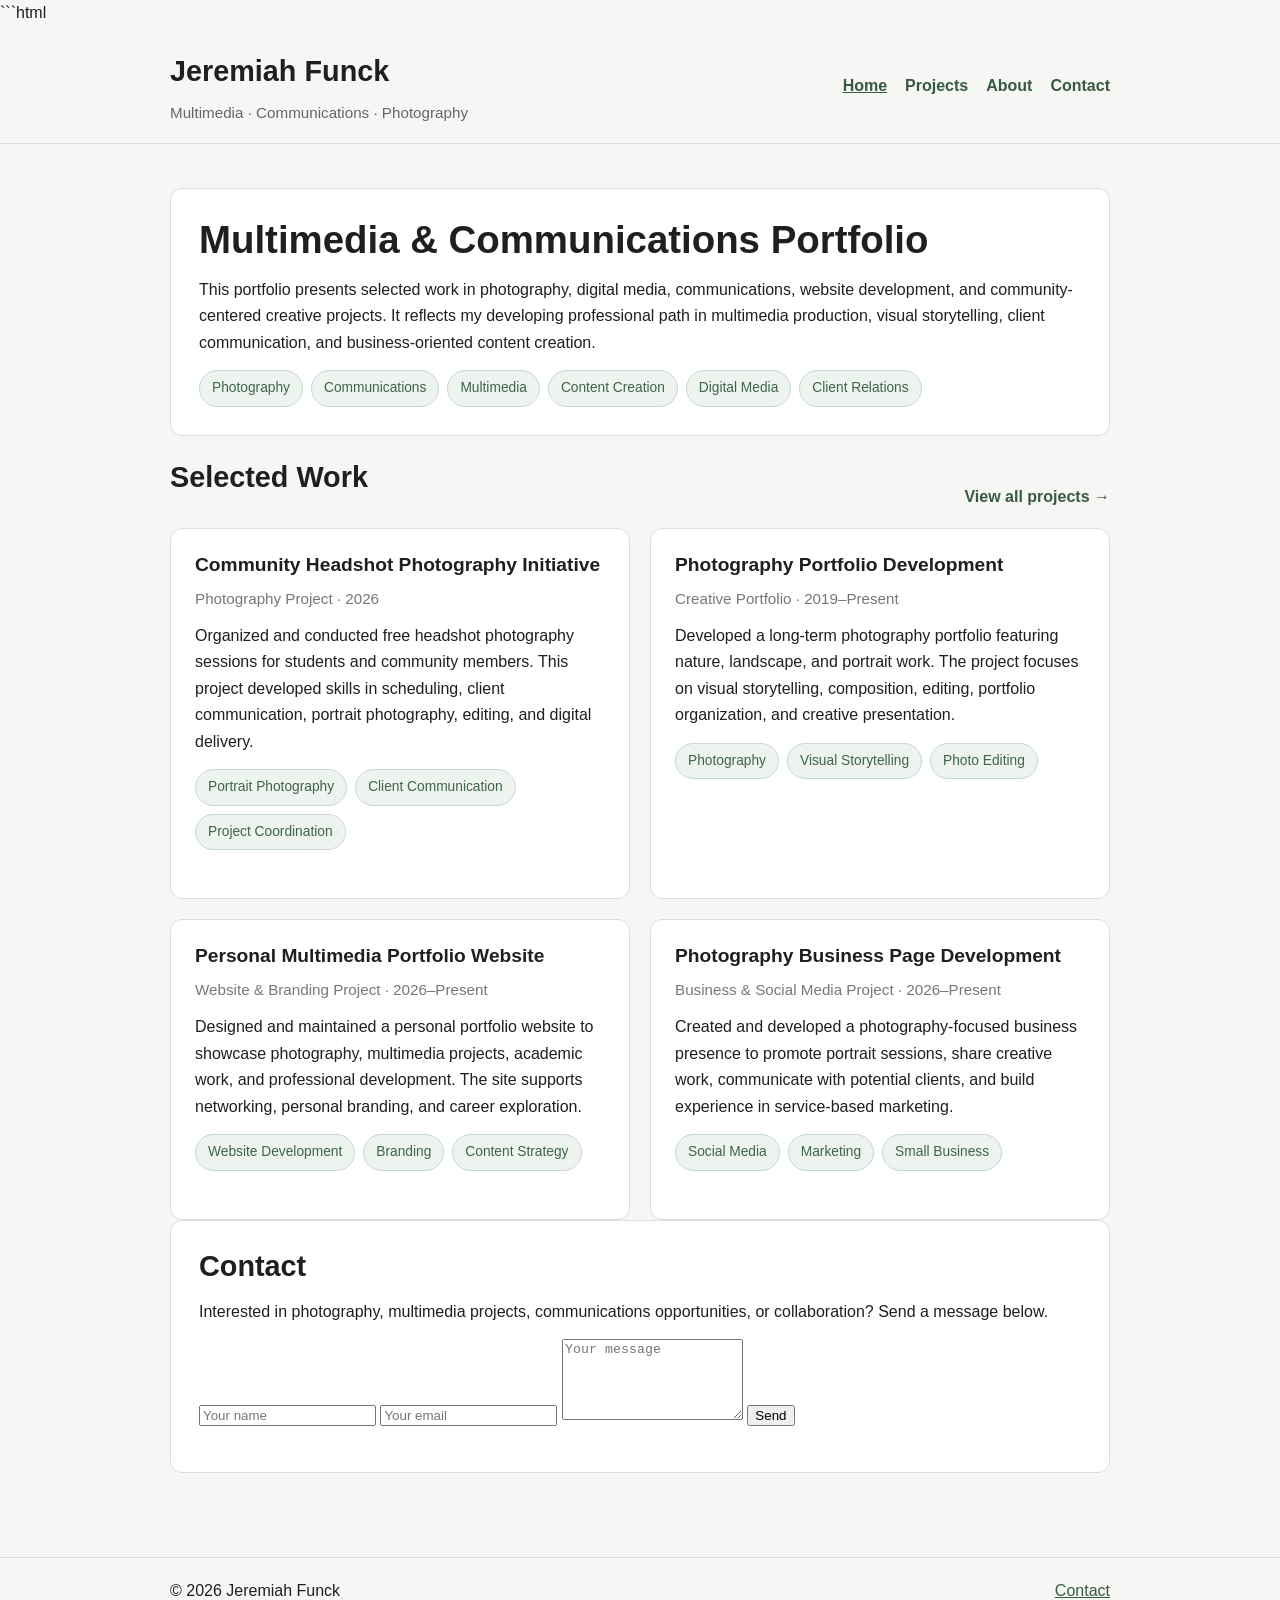
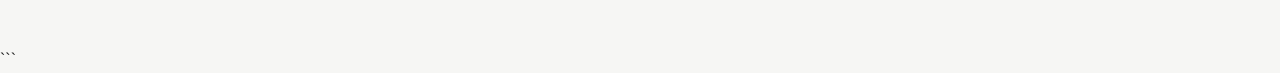
<file: index.html>
```html
<!DOCTYPE html>
<html lang="en">
<head>
  <meta charset="UTF-8" />
  <meta name="viewport" content="width=device-width, initial-scale=1.0" />

  <title>Jeremiah Funck | Multimedia & Communications Portfolio</title>

  <link rel="stylesheet" href="style.css" />

  <!-- Privacy-first analytics -->
  <script async src="https://scripts.simpleanalyticscdn.com/latest.js"></script>

  <link rel="stylesheet" href="https://s.pageclip.co/v1/pageclip.css" media="screen">
</head>

<body>
  <header class="site-header">
    <div class="container nav">
      <div>
        <a class="site-title" href="index.html">Jeremiah Funck</a>
        <p class="site-subtitle">Multimedia · Communications · Photography</p>
      </div>

      <nav class="nav-links">
        <a href="index.html" class="active">Home</a>
        <a href="projects.html">Projects</a>
        <a href="about.html">About</a>
        <a href="contact.html">Contact</a>
      </nav>
    </div>
  </header>

  <main class="container">
    <section class="card hero-card">
      <h1>Multimedia & Communications Portfolio</h1>

      <p>
        This portfolio presents selected work in photography, digital media,
        communications, website development, and community-centered creative projects.
        It reflects my developing professional path in multimedia production,
        visual storytelling, client communication, and business-oriented content creation.
      </p>

      <div class="tags">
        <span class="tag">Photography</span>
        <span class="tag">Communications</span>
        <span class="tag">Multimedia</span>
        <span class="tag">Content Creation</span>
        <span class="tag">Digital Media</span>
        <span class="tag">Client Relations</span>
      </div>
    </section>

    <section class="section-head">
      <h2>Selected Work</h2>
      <a class="text-link" href="projects.html">View all projects →</a>
    </section>

    <section class="grid">
      <article class="card project-card">
        <h3>Community Headshot Photography Initiative</h3>
        <p class="meta">Photography Project · 2026</p>

        <p>
          Organized and conducted free headshot photography sessions for students
          and community members. This project developed skills in scheduling,
          client communication, portrait photography, editing, and digital delivery.
        </p>

        <div class="tags">
          <span class="tag">Portrait Photography</span>
          <span class="tag">Client Communication</span>
          <span class="tag">Project Coordination</span>
        </div>
      </article>

      <article class="card project-card">
        <h3>Photography Portfolio Development</h3>
        <p class="meta">Creative Portfolio · 2019–Present</p>

        <p>
          Developed a long-term photography portfolio featuring nature, landscape,
          and portrait work. The project focuses on visual storytelling, composition,
          editing, portfolio organization, and creative presentation.
        </p>

        <div class="tags">
          <span class="tag">Photography</span>
          <span class="tag">Visual Storytelling</span>
          <span class="tag">Photo Editing</span>
        </div>
      </article>

      <article class="card project-card">
        <h3>Personal Multimedia Portfolio Website</h3>
        <p class="meta">Website & Branding Project · 2026–Present</p>

        <p>
          Designed and maintained a personal portfolio website to showcase photography,
          multimedia projects, academic work, and professional development. The site
          supports networking, personal branding, and career exploration.
        </p>

        <div class="tags">
          <span class="tag">Website Development</span>
          <span class="tag">Branding</span>
          <span class="tag">Content Strategy</span>
        </div>
      </article>

      <article class="card project-card">
        <h3>Photography Business Page Development</h3>
        <p class="meta">Business & Social Media Project · 2026–Present</p>

        <p>
          Created and developed a photography-focused business presence to promote
          portrait sessions, share creative work, communicate with potential clients,
          and build experience in service-based marketing.
        </p>

        <div class="tags">
          <span class="tag">Social Media</span>
          <span class="tag">Marketing</span>
          <span class="tag">Small Business</span>
        </div>
      </article>
    </section>

    <section class="card hero-card">
      <h2>Contact</h2>

      <p>
        Interested in photography, multimedia projects, communications opportunities,
        or collaboration? Send a message below.
      </p>

      <form action="https://send.pageclip.co/FF2168Zqh1SDmX6g43kcv3Jh5hELISXt/newsletter-form" class="pageclip-form" method="post">
        <input type="text" name="name" placeholder="Your name" required />
        <input type="email" name="email" placeholder="Your email" required />
        <textarea name="message" placeholder="Your message" rows="5" required></textarea>

        <button type="submit" class="pageclip-form__submit">
          <span>Send</span>
        </button>
      </form>
    </section>
  </main>

  <footer class="site-footer">
    <div class="container footer-inner">
      <p>© 2026 Jeremiah Funck</p>
      <p><a href="contact.html">Contact</a></p>
    </div>
  </footer>

  <script src="https://s.pageclip.co/v1/pageclip.js" charset="utf-8"></script>
</body>
</html>
```
</file>
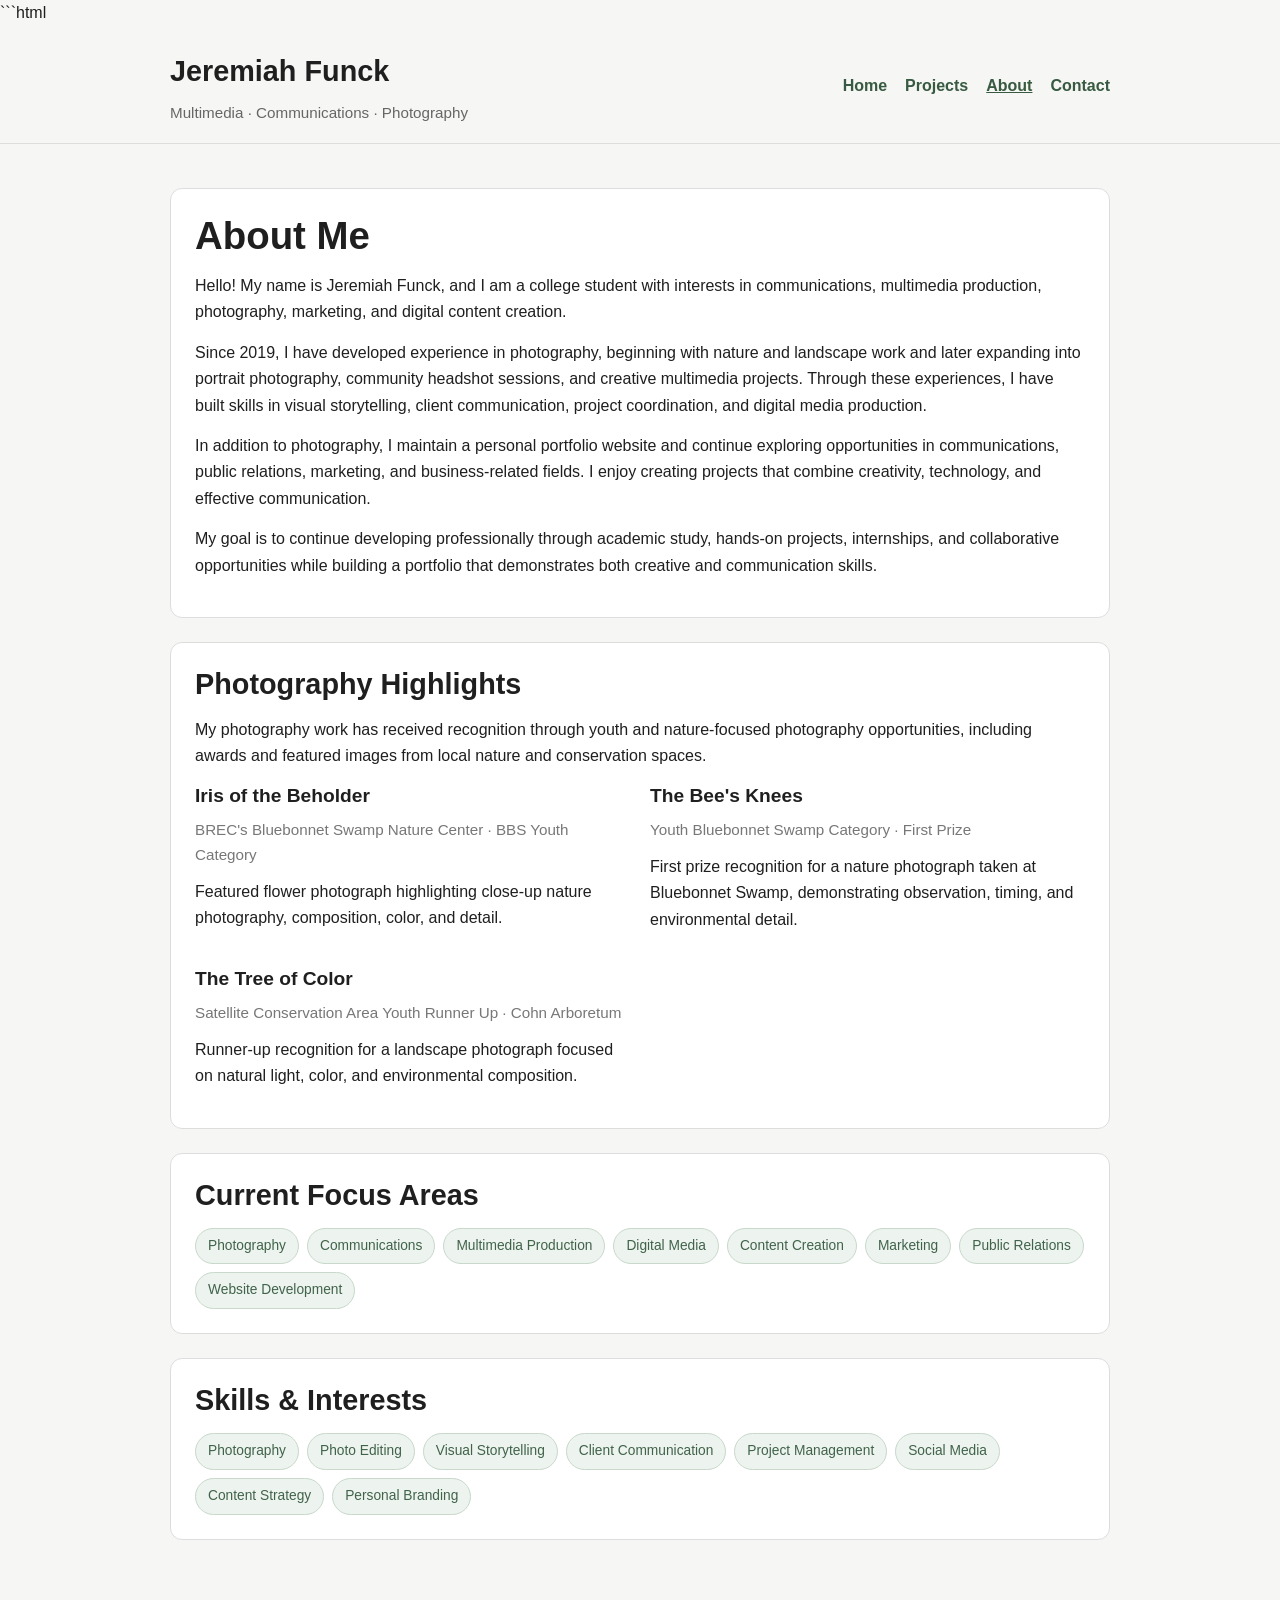
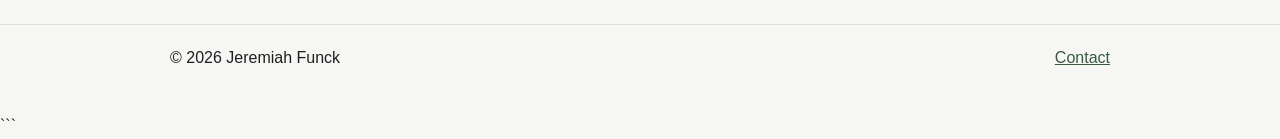
<file: about.html>
```html
<!DOCTYPE html>
<html lang="en">
<head>
  <meta charset="UTF-8" />
  <meta name="viewport" content="width=device-width, initial-scale=1.0" />
  <title>About | Jeremiah Funck</title>
  <link rel="stylesheet" href="style.css" />
</head>
<body>
  <header class="site-header">
    <div class="container nav">
      <div>
        <a class="site-title" href="index.html">Jeremiah Funck</a>
        <p class="site-subtitle">Multimedia · Communications · Photography</p>
      </div>

      <nav class="nav-links">
        <a href="index.html">Home</a>
        <a href="projects.html">Projects</a>
        <a href="about.html" class="active">About</a>
        <a href="contact.html">Contact</a>
      </nav>
    </div>
  </header>

  <main class="container">

    <section class="card">
      <h1>About Me</h1>

      <p>
        Hello! My name is Jeremiah Funck, and I am a college student with interests
        in communications, multimedia production, photography, marketing, and
        digital content creation.
      </p>

      <p>
        Since 2019, I have developed experience in photography, beginning with
        nature and landscape work and later expanding into portrait photography,
        community headshot sessions, and creative multimedia projects. Through
        these experiences, I have built skills in visual storytelling, client
        communication, project coordination, and digital media production.
      </p>

      <p>
        In addition to photography, I maintain a personal portfolio website and
        continue exploring opportunities in communications, public relations,
        marketing, and business-related fields. I enjoy creating projects that
        combine creativity, technology, and effective communication.
      </p>

      <p>
        My goal is to continue developing professionally through academic study,
        hands-on projects, internships, and collaborative opportunities while
        building a portfolio that demonstrates both creative and communication
        skills.
      </p>
    </section>

    <section class="card">
      <h2>Photography Highlights</h2>

      <p>
        My photography work has received recognition through youth and nature-focused
        photography opportunities, including awards and featured images from local
        nature and conservation spaces.
      </p>

      <div class="grid">
        <article class="project-card">
          <h3>Iris of the Beholder</h3>
          <p class="meta">BREC's Bluebonnet Swamp Nature Center · BBS Youth Category</p>
          <p>
            Featured flower photograph highlighting close-up nature photography,
            composition, color, and detail.
          </p>
        </article>

        <article class="project-card">
          <h3>The Bee's Knees</h3>
          <p class="meta">Youth Bluebonnet Swamp Category · First Prize</p>
          <p>
            First prize recognition for a nature photograph taken at Bluebonnet
            Swamp, demonstrating observation, timing, and environmental detail.
          </p>
        </article>

        <article class="project-card">
          <h3>The Tree of Color</h3>
          <p class="meta">Satellite Conservation Area Youth Runner Up · Cohn Arboretum</p>
          <p>
            Runner-up recognition for a landscape photograph focused on natural
            light, color, and environmental composition.
          </p>
        </article>
      </div>
    </section>

    <section class="card">
      <h2>Current Focus Areas</h2>

      <div class="tags">
        <span class="tag">Photography</span>
        <span class="tag">Communications</span>
        <span class="tag">Multimedia Production</span>
        <span class="tag">Digital Media</span>
        <span class="tag">Content Creation</span>
        <span class="tag">Marketing</span>
        <span class="tag">Public Relations</span>
        <span class="tag">Website Development</span>
      </div>
    </section>

    <section class="card">
      <h2>Skills & Interests</h2>

      <div class="tags">
        <span class="tag">Photography</span>
        <span class="tag">Photo Editing</span>
        <span class="tag">Visual Storytelling</span>
        <span class="tag">Client Communication</span>
        <span class="tag">Project Management</span>
        <span class="tag">Social Media</span>
        <span class="tag">Content Strategy</span>
        <span class="tag">Personal Branding</span>
      </div>
    </section>

  </main>

  <footer class="site-footer">
    <div class="container footer-inner">
      <p>© 2026 Jeremiah Funck</p>
      <p><a href="contact.html">Contact</a></p>
    </div>
  </footer>
</body>
</html>
```
</file>
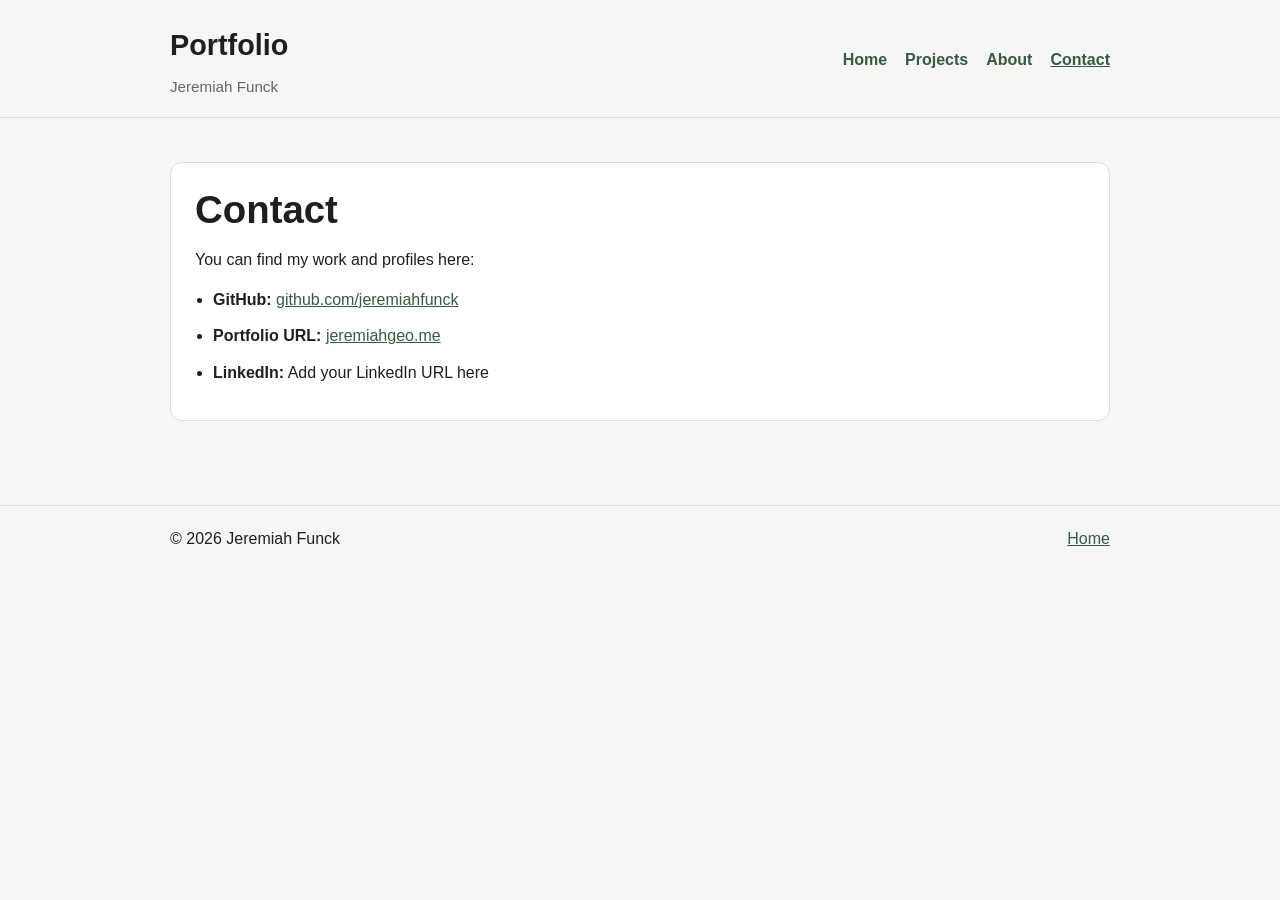
<file: contact.html>
<!DOCTYPE html>
<html lang="en">
<head>
  <meta charset="UTF-8" />
  <meta name="viewport" content="width=device-width, initial-scale=1.0" />
  <title>Contact | Jeremiah Funck</title>
  <link rel="stylesheet" href="style.css" />
</head>
<body>
  <header class="site-header">
    <div class="container nav">
      <div>
        <a class="site-title" href="index.html">Portfolio</a>
        <p class="site-subtitle">Jeremiah Funck</p>
      </div>
      <nav class="nav-links">
        <a href="index.html">Home</a>
        <a href="projects.html">Projects</a>
        <a href="about.html">About</a>
        <a href="contact.html" class="active">Contact</a>
      </nav>
    </div>
  </header>

  <main class="container">
    <section class="card">
      <h1>Contact</h1>
      <p>You can find my work and profiles here:</p>
      <ul class="contact-list">
        <li><strong>GitHub:</strong> <a href="https://github.com/jeremiahfunck" target="_blank">github.com/jeremiahfunck</a></li>
        <li><strong>Portfolio URL:</strong> <a href="https://jeremiahgeo.me" target="_blank">jeremiahgeo.me</a></li>
        <li><strong>LinkedIn:</strong> Add your LinkedIn URL here</li>
      </ul>
    </section>
  </main>

  <footer class="site-footer">
    <div class="container footer-inner">
      <p>© 2026 Jeremiah Funck</p>
      <p><a href="index.html">Home</a></p>
    </div>
  </footer>
</body>
</html>
</file>
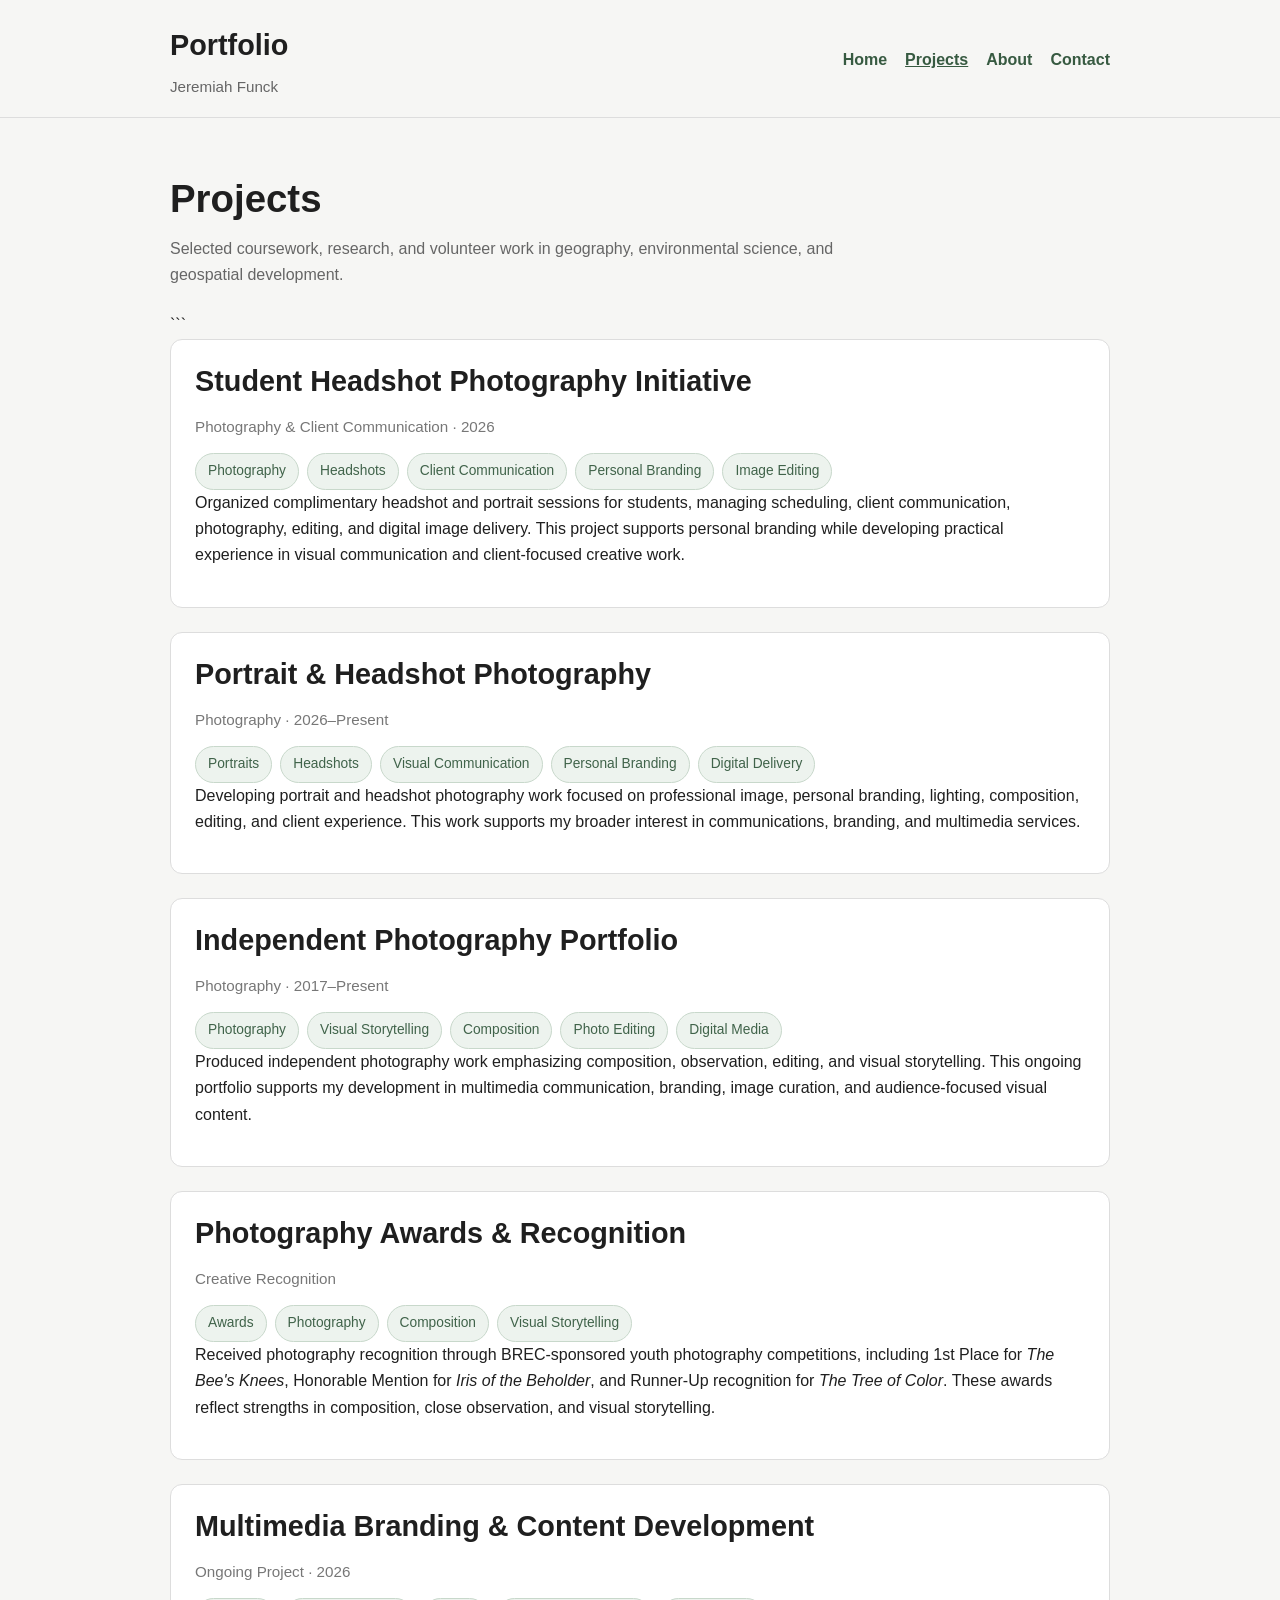
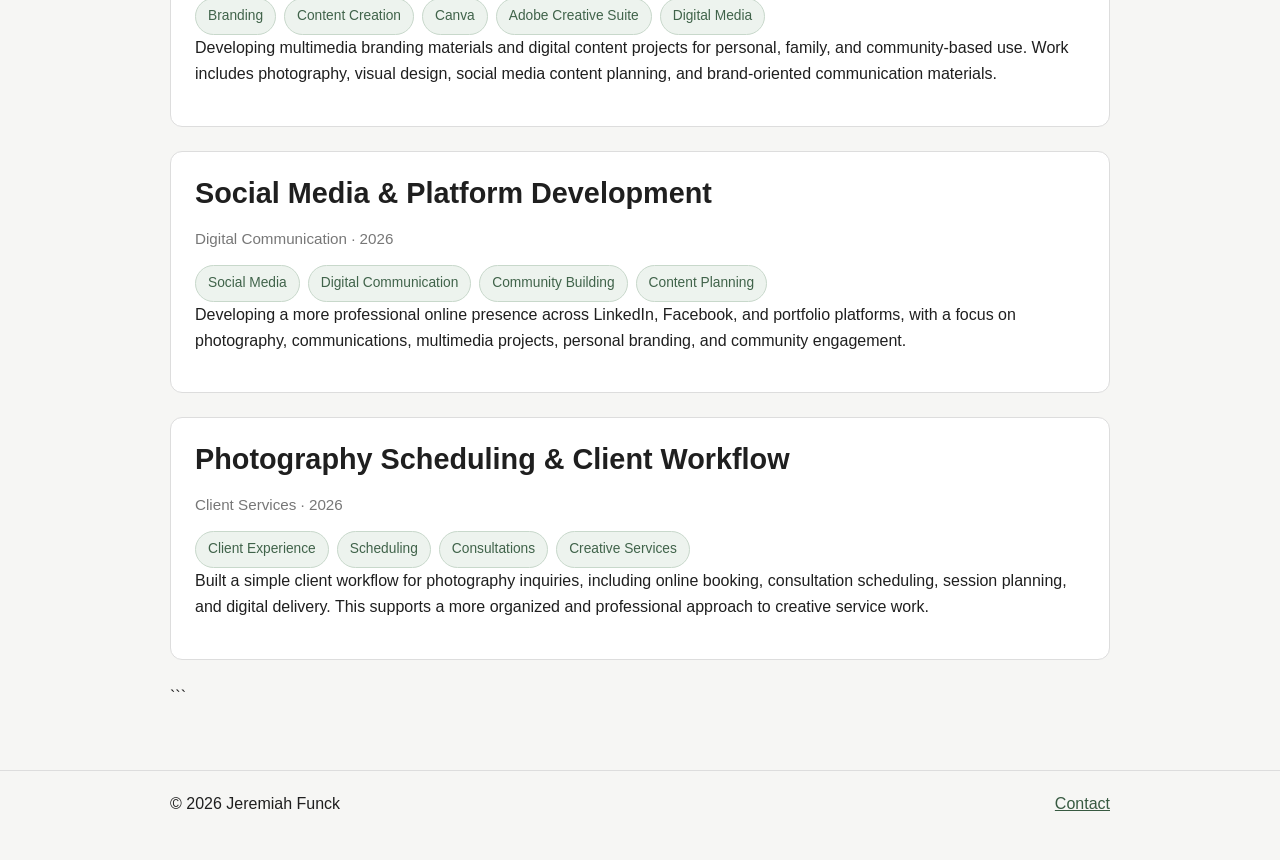
<file: projects.html>
<!DOCTYPE html>
<html lang="en">
<head>
  <meta charset="UTF-8" />
  <meta name="viewport" content="width=device-width, initial-scale=1.0" />
  <title>Projects | Jeremiah Funck</title>
  <link rel="stylesheet" href="style.css" />
</head>
<body>
  <header class="site-header">
    <div class="container nav">
      <div>
        <a class="site-title" href="index.html">Portfolio</a>
        <p class="site-subtitle">Jeremiah Funck</p>
      </div>
      <nav class="nav-links">
        <a href="index.html">Home</a>
        <a href="projects.html" class="active">Projects</a>
        <a href="about.html">About</a>
        <a href="contact.html">Contact</a>
      </nav>
    </div>
  </header>

  <main class="container">
    <section class="section-head section-head-stack">
      <h1>Projects</h1>
      <p class="lead">
        Selected coursework, research, and volunteer work in geography,
        environmental science, and geospatial development.
      </p>
    </section>

```
<article class="card detail-card">
  <h2>Student Headshot Photography Initiative</h2>
  <p class="meta">Photography & Client Communication · 2026</p>
  <div class="tags">
    <span class="tag">Photography</span>
    <span class="tag">Headshots</span>
    <span class="tag">Client Communication</span>
    <span class="tag">Personal Branding</span>
    <span class="tag">Image Editing</span>
  </div>
  <p>
    Organized complimentary headshot and portrait sessions for students, managing
    scheduling, client communication, photography, editing, and digital image delivery.
    This project supports personal branding while developing practical experience in
    visual communication and client-focused creative work.
  </p>
</article>

<article class="card detail-card">
  <h2>Portrait & Headshot Photography</h2>
  <p class="meta">Photography · 2026–Present</p>
  <div class="tags">
    <span class="tag">Portraits</span>
    <span class="tag">Headshots</span>
    <span class="tag">Visual Communication</span>
    <span class="tag">Personal Branding</span>
    <span class="tag">Digital Delivery</span>
  </div>
  <p>
    Developing portrait and headshot photography work focused on professional image,
    personal branding, lighting, composition, editing, and client experience. This work
    supports my broader interest in communications, branding, and multimedia services.
  </p>
</article>

<article class="card detail-card">
  <h2>Independent Photography Portfolio</h2>
  <p class="meta">Photography · 2017–Present</p>
  <div class="tags">
    <span class="tag">Photography</span>
    <span class="tag">Visual Storytelling</span>
    <span class="tag">Composition</span>
    <span class="tag">Photo Editing</span>
    <span class="tag">Digital Media</span>
  </div>
  <p>
    Produced independent photography work emphasizing composition, observation,
    editing, and visual storytelling. This ongoing portfolio supports my development
    in multimedia communication, branding, image curation, and audience-focused
    visual content.
  </p>
</article>

<article class="card detail-card">
  <h2>Photography Awards & Recognition</h2>
  <p class="meta">Creative Recognition</p>
  <div class="tags">
    <span class="tag">Awards</span>
    <span class="tag">Photography</span>
    <span class="tag">Composition</span>
    <span class="tag">Visual Storytelling</span>
  </div>
  <p>
    Received photography recognition through BREC-sponsored youth photography
    competitions, including 1st Place for <em>The Bee's Knees</em>, Honorable Mention
    for <em>Iris of the Beholder</em>, and Runner-Up recognition for
    <em>The Tree of Color</em>. These awards reflect strengths in composition,
    close observation, and visual storytelling.
  </p>
</article>

<article class="card detail-card">
  <h2>Multimedia Branding & Content Development</h2>
  <p class="meta">Ongoing Project · 2026</p>
  <div class="tags">
    <span class="tag">Branding</span>
    <span class="tag">Content Creation</span>
    <span class="tag">Canva</span>
    <span class="tag">Adobe Creative Suite</span>
    <span class="tag">Digital Media</span>
  </div>
  <p>
    Developing multimedia branding materials and digital content projects for personal,
    family, and community-based use. Work includes photography, visual design,
    social media content planning, and brand-oriented communication materials.
  </p>
</article>

<article class="card detail-card">
  <h2>Social Media & Platform Development</h2>
  <p class="meta">Digital Communication · 2026</p>
  <div class="tags">
    <span class="tag">Social Media</span>
    <span class="tag">Digital Communication</span>
    <span class="tag">Community Building</span>
    <span class="tag">Content Planning</span>
  </div>
  <p>
    Developing a more professional online presence across LinkedIn, Facebook, and
    portfolio platforms, with a focus on photography, communications, multimedia
    projects, personal branding, and community engagement.
  </p>
</article>

<article class="card detail-card">
  <h2>Photography Scheduling & Client Workflow</h2>
  <p class="meta">Client Services · 2026</p>
  <div class="tags">
    <span class="tag">Client Experience</span>
    <span class="tag">Scheduling</span>
    <span class="tag">Consultations</span>
    <span class="tag">Creative Services</span>
  </div>
  <p>
    Built a simple client workflow for photography inquiries, including online booking,
    consultation scheduling, session planning, and digital delivery. This supports a more
    organized and professional approach to creative service work.
  </p>
</article>
```
   
  </main>

  <footer class="site-footer">
    <div class="container footer-inner">
      <p>© 2026 Jeremiah Funck</p>
      <p><a href="contact.html">Contact</a></p>
    </div>
  </footer>
</body>
</html>
</file>
<file: style.css>
* {
  box-sizing: border-box;
}

html {
  scroll-behavior: smooth;
}

body {
  margin: 0;
  font-family: Arial, sans-serif;
  background: #f6f6f4;
  color: #1f1f1f;
  line-height: 1.65;
}

.container {
  max-width: 980px;
  margin: 0 auto;
  padding: 0 20px;
}

.site-header {
  background: #f6f6f4;
  border-bottom: 1px solid #dddddd;
  position: sticky;
  top: 0;
  z-index: 10;
}

.nav {
  display: flex;
  justify-content: space-between;
  align-items: center;
  gap: 20px;
  padding-top: 22px;
  padding-bottom: 18px;
}

.site-title {
  font-size: 1.8rem;
  font-weight: 700;
  color: #1f1f1f;
  text-decoration: none;
}

.site-subtitle {
  margin: 4px 0 0;
  color: #666666;
  font-size: 0.95rem;
}

.nav-links {
  display: flex;
  flex-wrap: wrap;
  gap: 18px;
}

.nav-links a {
  color: #375a41;
  text-decoration: none;
  font-weight: 600;
}

.nav-links a:hover,
.nav-links a.active {
  text-decoration: underline;
}

main.container {
  padding-top: 44px;
  padding-bottom: 60px;
}

h1 {
  font-size: 2.4rem;
  margin: 0 0 14px;
  line-height: 1.2;
}

h2 {
  font-size: 1.8rem;
  margin: 0 0 14px;
  line-height: 1.25;
}

h3 {
  font-size: 1.2rem;
  margin: 0 0 8px;
  line-height: 1.3;
}

p {
  margin: 0 0 14px;
}

.lead {
  color: #666666;
  max-width: 700px;
}

.card {
  background: #ffffff;
  border: 1px solid #dddddd;
  border-radius: 12px;
  padding: 24px;
  margin-bottom: 24px;
}

.hero-card {
  padding: 28px;
}

.section-head {
  display: flex;
  justify-content: space-between;
  align-items: end;
  gap: 16px;
  margin: 14px 0 18px;
}

.section-head-stack {
  display: block;
  margin-bottom: 24px;
}

.text-link {
  color: #375a41;
  text-decoration: none;
  font-weight: 600;
}

.text-link:hover {
  text-decoration: underline;
}

.meta {
  color: #777777;
  font-size: 0.95rem;
  margin-bottom: 12px;
}

.tags {
  display: flex;
  flex-wrap: wrap;
  gap: 8px;
  margin-top: 14px;
}

.tag {
  display: inline-block;
  padding: 6px 12px;
  border-radius: 999px;
  background: #edf3ee;
  border: 1px solid #c8d8cb;
  color: #40634a;
  font-size: 0.86rem;
}

.grid {
  display: grid;
  grid-template-columns: repeat(2, minmax(0, 1fr));
  gap: 20px;
}

.project-card,
.detail-card {
  min-height: 100%;
}

.contact-list {
  padding-left: 18px;
  margin: 0;
}

.contact-list li {
  margin-bottom: 10px;
}

a {
  color: #375a41;
}

a:hover {
  text-decoration: underline;
}

.site-footer {
  border-top: 1px solid #dddddd;
  padding: 20px 0 28px;
  background: #f6f6f4;
}

.footer-inner {
  display: flex;
  justify-content: space-between;
  gap: 16px;
  flex-wrap: wrap;
}

@media (max-width: 760px) {
  .nav {
    flex-direction: column;
    align-items: flex-start;
  }

  .grid {
    grid-template-columns: 1fr;
  }

  .section-head {
    flex-direction: column;
    align-items: flex-start;
  }

  h1 {
    font-size: 2rem;
  }

  h2 {
    font-size: 1.5rem;
  }
}
</file>
